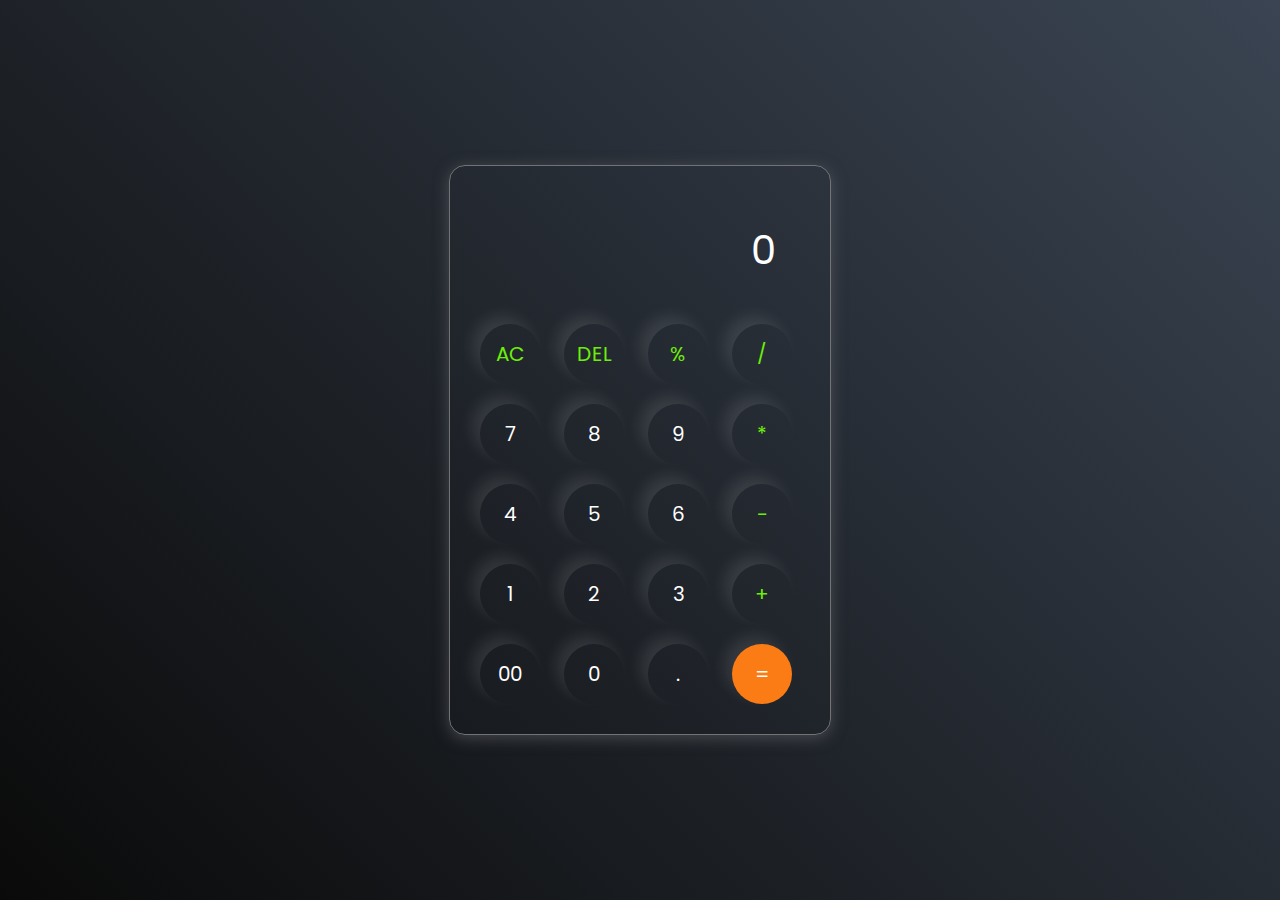
<file: Calculater/index.html>
<!DOCTYPE html>
<html lang="en">
  <head>
    <meta charset="UTF-8" />
    <meta http-equiv="X-UA-Compatible" content="IE=edge" />
    <meta name="viewport" content="width=device-width, initial-scale=1.0" />
    <link rel="stylesheet" href="style.css" />
    <title>Calculator - By Code Traversal</title>
  </head>
  <body>
    <div class="container">
      <div class="calculator">
        <input type="text" id="inputBox" placeholder="0" />
        <div>
          <button class="button operator">AC</button>
          <button class="button operator">DEL</button>
          <button class="button operator">%</button>
          <button class="button operator">/</button>
        </div>
        <div>
          <button class="button">7</button>
          <button class="button">8</button>
          <button class="button">9</button>
          <button class="button operator">*</button>
        </div>
        <div>
          <button class="button">4</button>
          <button class="button">5</button>
          <button class="button">6</button>
          <button class="button operator">-</button>
        </div>
        <div>
          <button class="button">1</button>
          <button class="button">2</button>
          <button class="button">3</button>
          <button class="button operator">+</button>
        </div>

        <div>
          <button class="button">00</button>
          <button class="button">0</button>
          <button class="button">.</button>
          <button class="button equalBtn">=</button>
        </div>
      </div>
    </div>

    <script src="script.js"></script>
  </body>
</html>
</file>
<file: Calculater/style.css>
@import url('https://fonts.googleapis.com/css2?family=Poppins:wght@500&display=swap');

*{
    margin: 0;
    padding: 0;
    box-sizing: border-box;
    font-family: 'Poppins', sans-serif;
}

body{
    width: 100%;
    height: 100vh;
    display: flex;
    justify-content: center;
    align-items: center;
    background: linear-gradient(45deg, #0a0a0a, #3a4452);
}

.calculator{
    border: 1px solid #717377;
    padding: 20px;
    border-radius: 16px;
    background: transparent;
    box-shadow: 0px 3px 15px rgba(113, 115, 119, 0.5);

}

input{
    width: 320px;
    border: none;
    padding: 24px;
    margin: 10px;
    background: transparent;
    box-shadow: 0px 3px 15px rgbs(84, 84, 84, 0.1);
    font-size: 40px;
    text-align: right;
    cursor: pointer;
    color: #ffffff;
}

input::placeholder{
    color: #ffffff;
}

button{
    border: none;
    width: 60px;
    height: 60px;
    margin: 10px;
    border-radius: 50%;
    background: transparent;
    color: #ffffff;
    font-size: 20px;
    box-shadow: -8px -8px 15px rgba(255, 255, 255, 0.1);
    cursor: pointer;
}

.equalBtn{
    background-color: #fb7c14;
}

.operator{
    color: #6dee0a;
}
</file>
